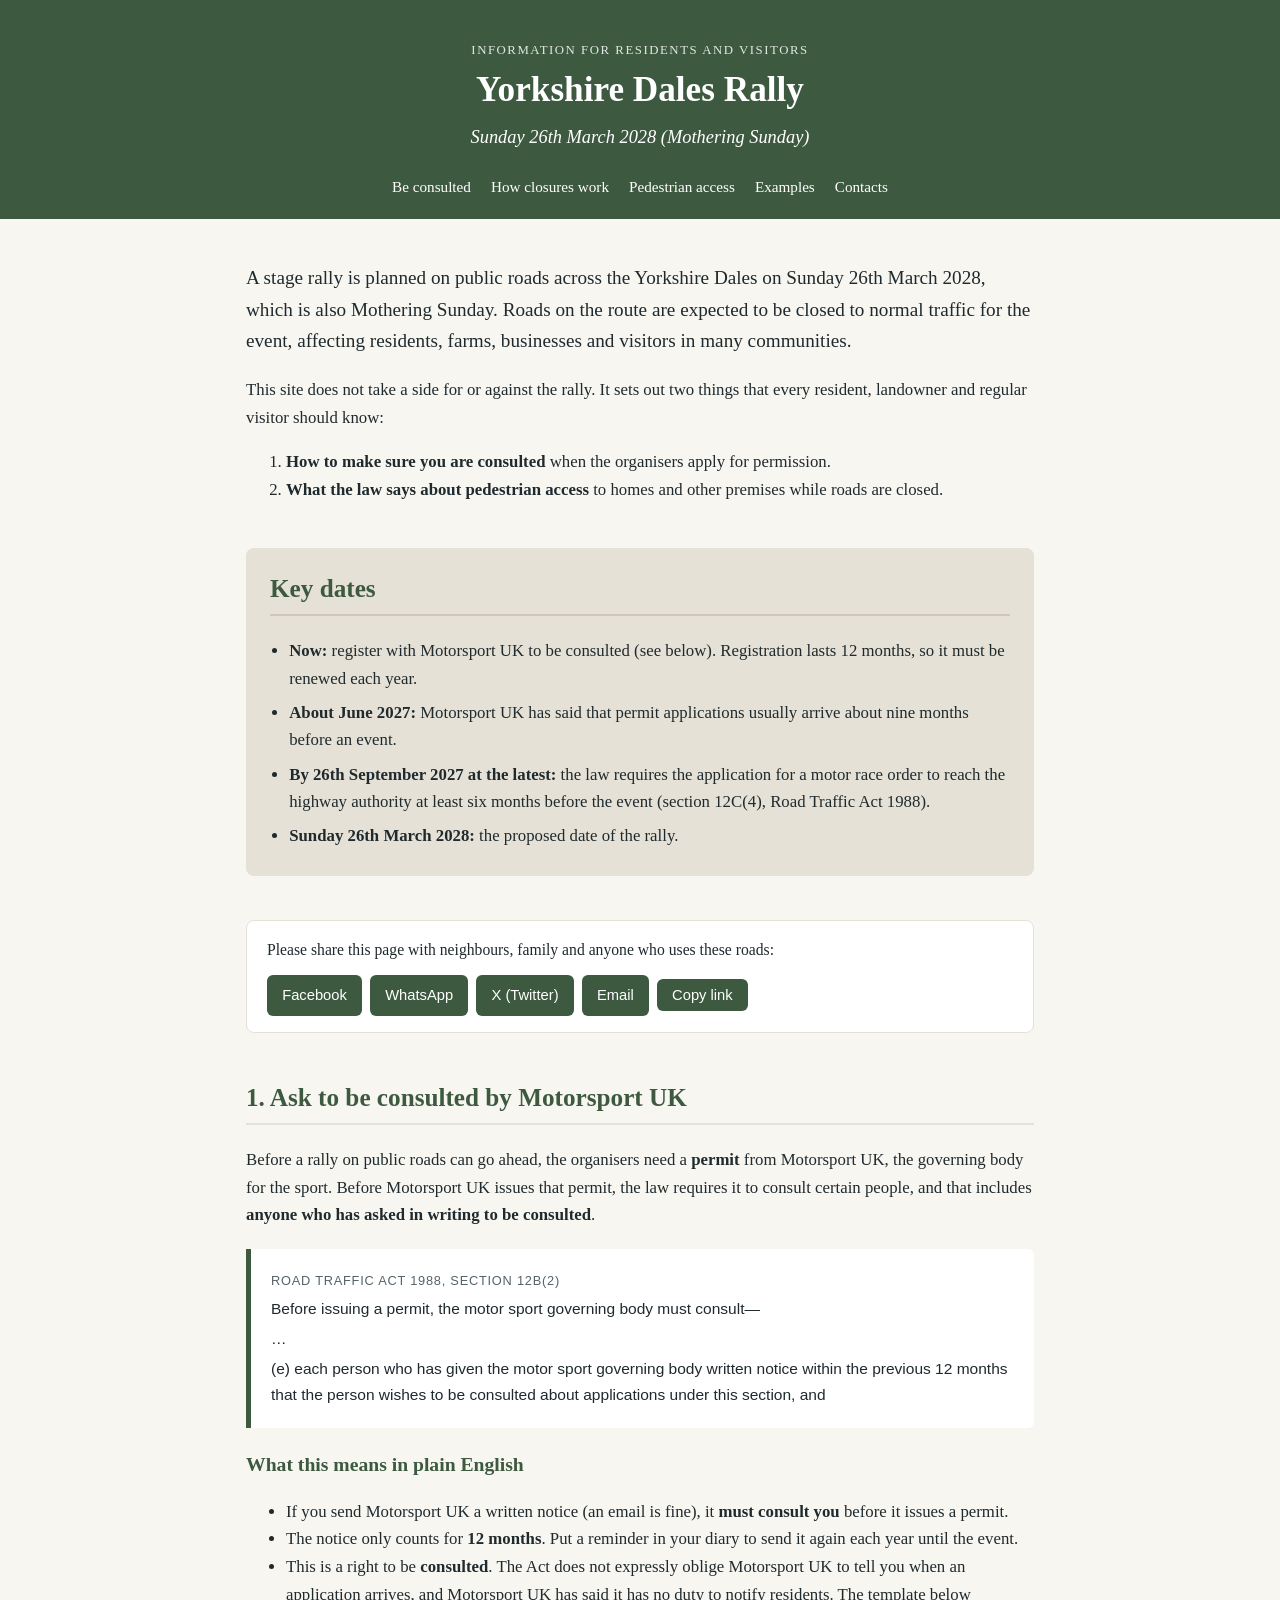
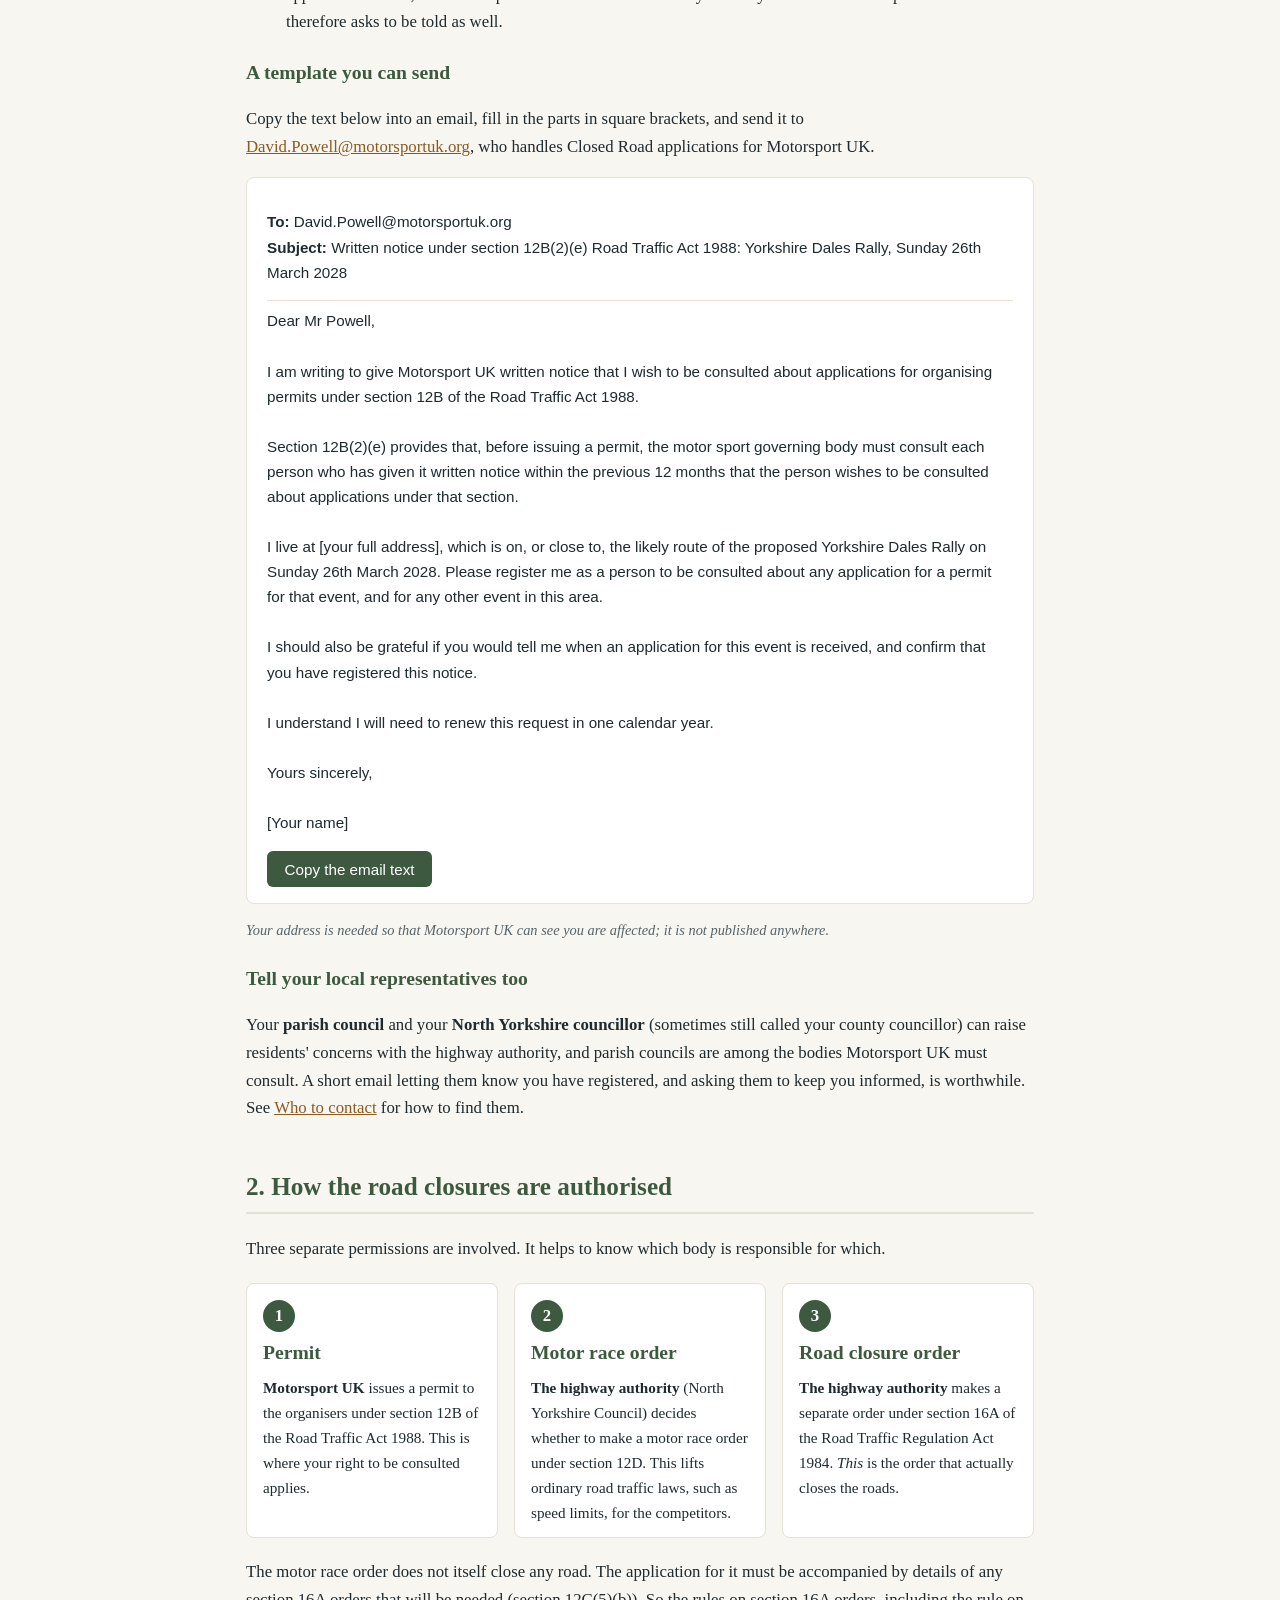
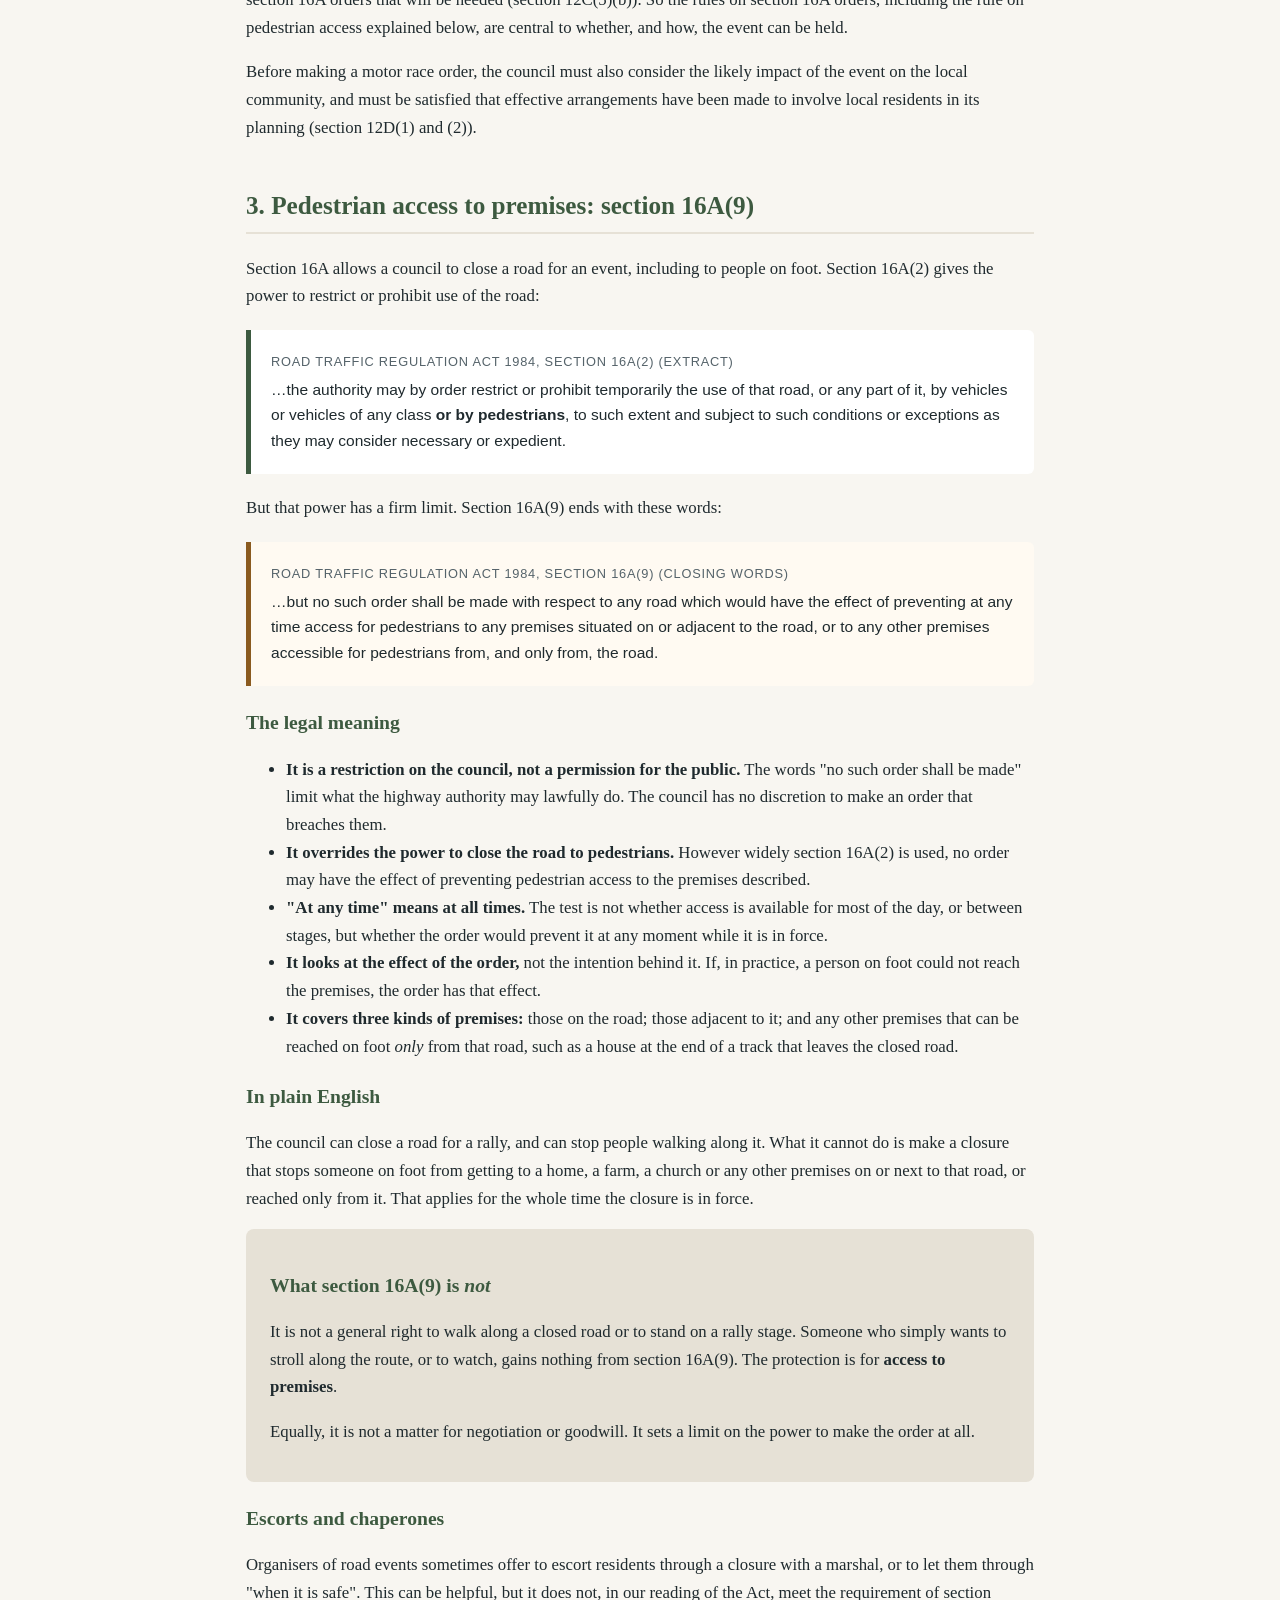
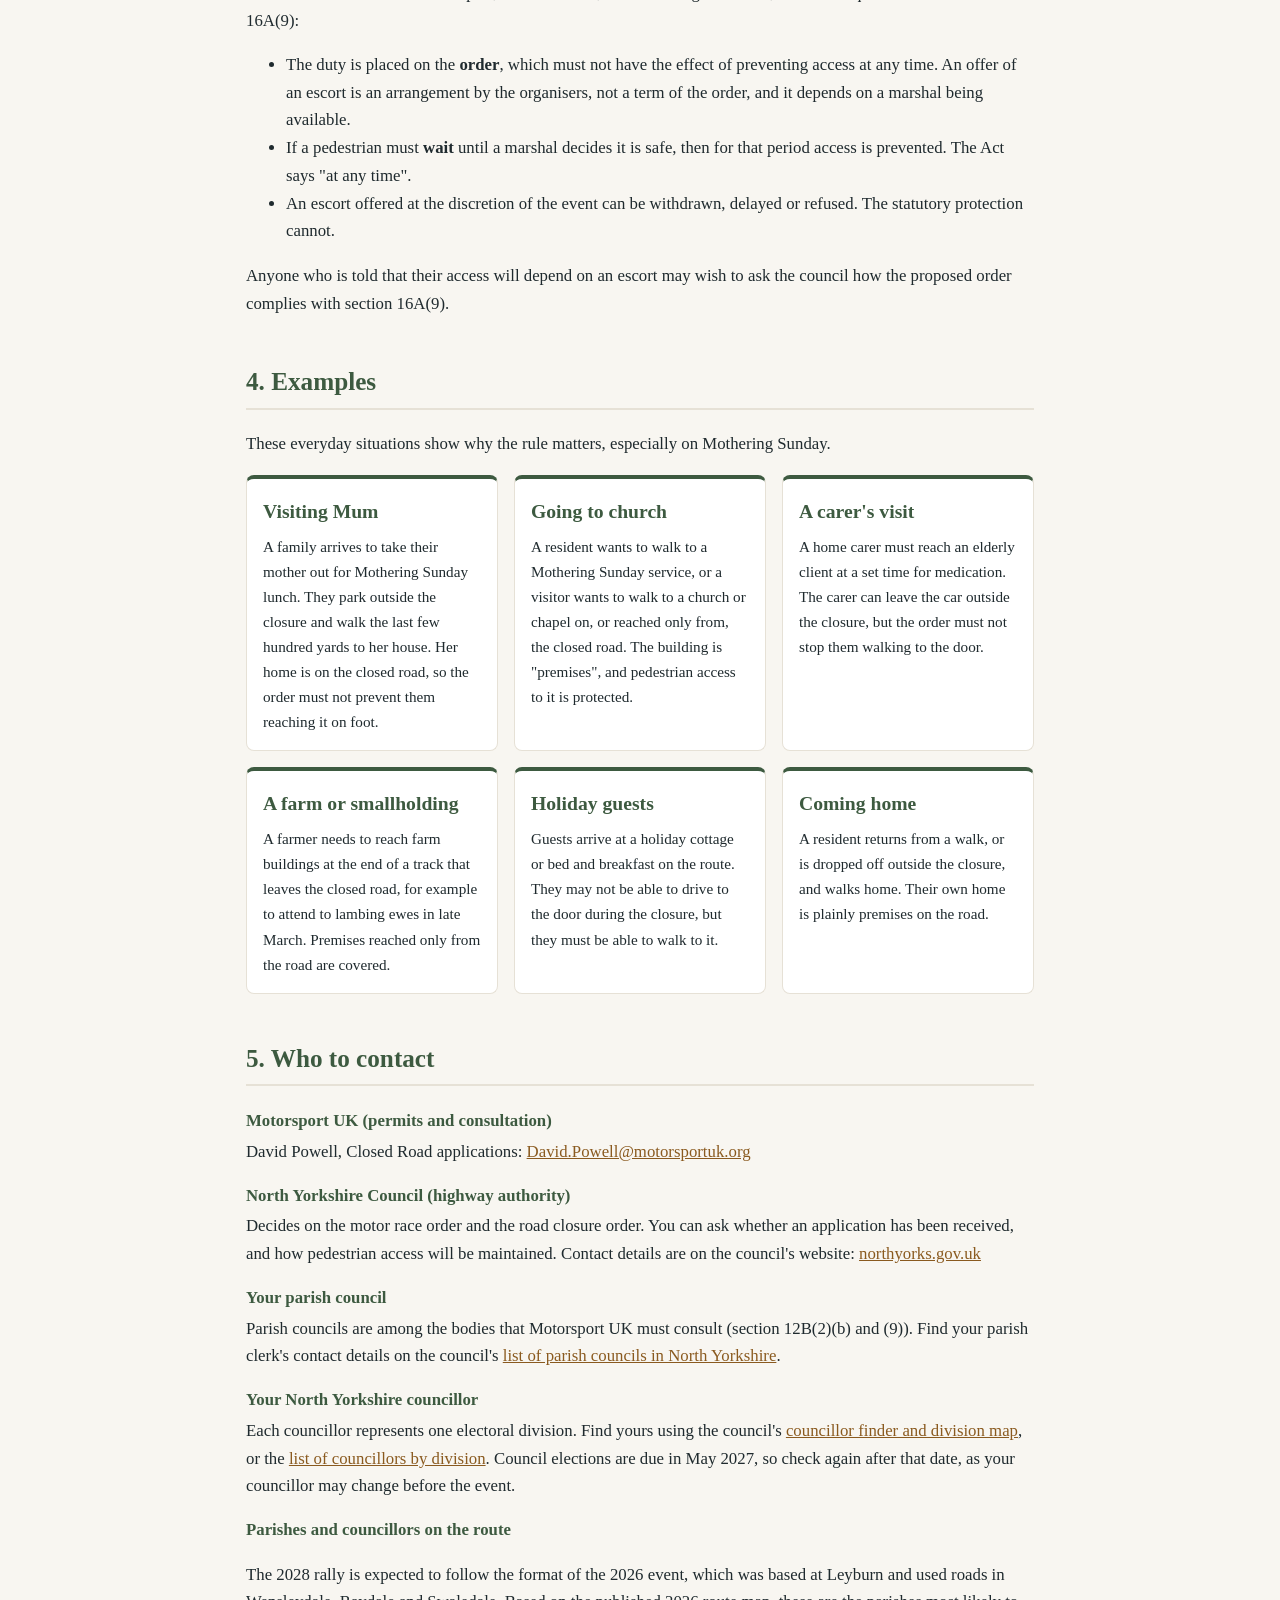
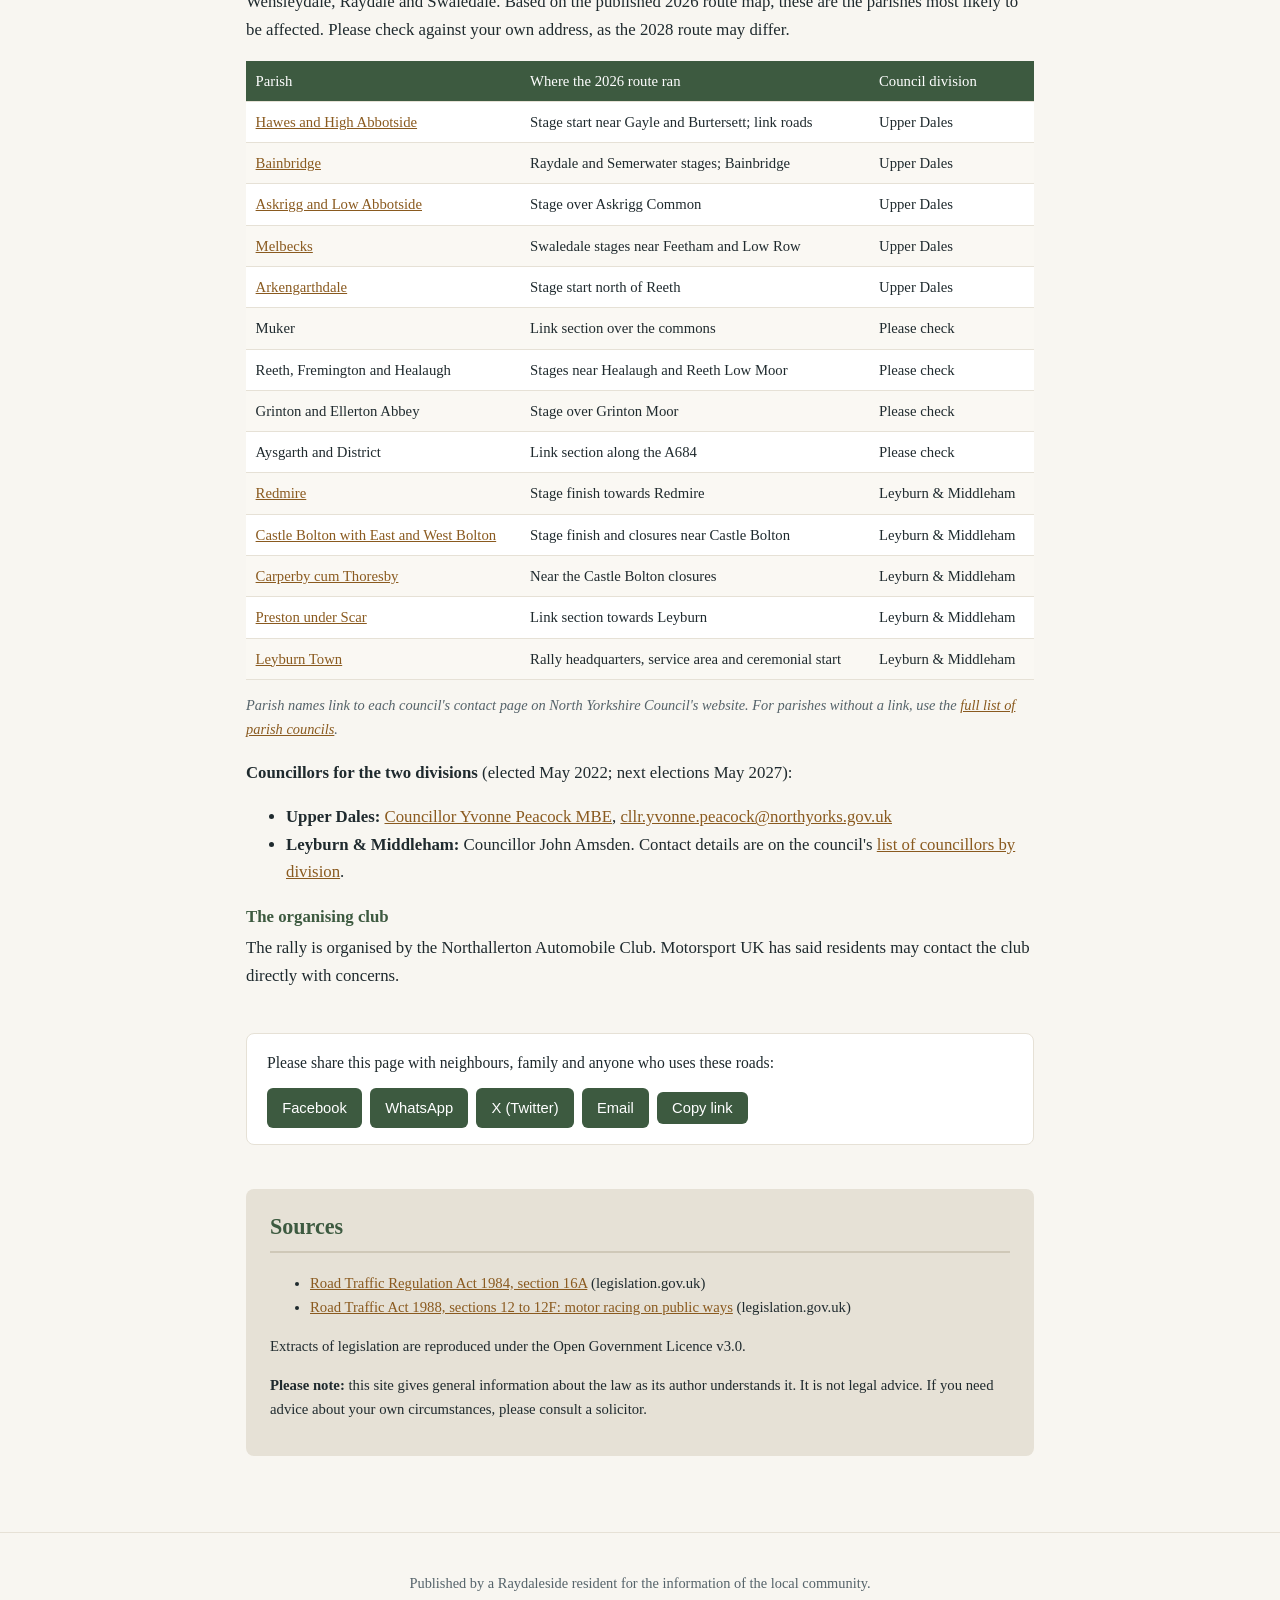
<file: index.html>
<!DOCTYPE html>
<html lang="en-GB">
<head>
  <meta charset="UTF-8">
  <meta name="viewport" content="width=device-width, initial-scale=1.0">
  <title>Yorkshire Dales Rally 2028: Information for Residents</title>
  <meta name="description" content="Information for residents and visitors about the Yorkshire Dales Rally planned for Sunday 26th March 2028: how to be consulted, and the law on pedestrian access to premises during road closures.">
  <link rel="stylesheet" href="style.css">

  <!-- ===== LINK PREVIEWS =====
       These lines control how the page looks when its link is shared on
       Facebook, WhatsApp, X, email and so on. They do not appear on the page. -->
  <link rel="canonical" href="https://dalesdiscourse.github.io/">
  <meta property="og:type" content="website">
  <meta property="og:site_name" content="Yorkshire Dales Rally 2028: Information for Residents">
  <meta property="og:title" content="Yorkshire Dales Rally, Sunday 26th March 2028: what residents need to know">
  <meta property="og:description" content="How to be consulted before the rally is approved, how the road closures are authorised, and the law on pedestrian access to homes and premises.">
  <meta property="og:url" content="https://dalesdiscourse.github.io/">
  <meta property="og:image" content="https://dalesdiscourse.github.io/preview.png">
  <meta property="og:image:width" content="1200">
  <meta property="og:image:height" content="630">
  <meta property="og:image:alt" content="Yorkshire Dales Rally, Sunday 26th March 2028: information for residents and visitors">
  <meta property="og:locale" content="en_GB">
  <meta name="twitter:card" content="summary_large_image">
  <!-- ===== END OF LINK PREVIEWS ===== -->
</head>

<body>

  <header>
    <p class="kicker">Information for residents and visitors</p>
    <h1>Yorkshire Dales Rally<br><span>Sunday 26th March 2028 (Mothering Sunday)</span></h1>
    <nav>
      <a href="#register">Be consulted</a>
      <a href="#closures">How closures work</a>
      <a href="#access">Pedestrian access</a>
      <a href="#scenarios">Examples</a>
      <a href="#contacts">Contacts</a>
    </nav>
  </header>

  <main>

    <!-- ===== INTRODUCTION ===== -->
    <section id="intro">
      <p class="lead">A stage rally is planned on public roads across the Yorkshire Dales on Sunday 26th March 2028, which is also Mothering Sunday. Roads on the route are expected to be closed to normal traffic for the event, affecting residents, farms, businesses and visitors in many communities.</p>
      <p>This site does not take a side for or against the rally. It sets out two things that every resident, landowner and regular visitor should know:</p>
      <ol>
        <li><strong>How to make sure you are consulted</strong> when the organisers apply for permission.</li>
        <li><strong>What the law says about pedestrian access</strong> to homes and other premises while roads are closed.</li>
      </ol>
    </section>

    <!-- ===== KEY DATES ===== -->
    <section id="dates" class="panel">
      <h2>Key dates</h2>
      <ul class="dates">
        <li><strong>Now:</strong> register with Motorsport UK to be consulted (see below). Registration lasts 12 months, so it must be renewed each year.</li>
        <li><strong>About June 2027:</strong> Motorsport UK has said that permit applications usually arrive about nine months before an event.</li>
        <li><strong>By 26th September 2027 at the latest:</strong> the law requires the application for a motor race order to reach the highway authority at least six months before the event (section 12C(4), Road Traffic Act 1988).</li>
        <li><strong>Sunday 26th March 2028:</strong> the proposed date of the rally.</li>
      </ul>
    </section>

    <!-- ===== SHARE BUTTONS =====
         Plain links: no tracking code from Facebook or anyone else is loaded. -->
    <section class="share" aria-label="Share this page">
      <p class="share-title">Please share this page with neighbours, family and anyone who uses these roads:</p>
      <div class="share-buttons">
        <a class="share-btn" href="https://www.facebook.com/sharer/sharer.php?u=https%3A%2F%2Fdalesdiscourse.github.io%2F" target="_blank" rel="noopener">Facebook</a>
        <a class="share-btn" href="https://wa.me/?text=Yorkshire%20Dales%20Rally%2C%20Sunday%2026th%20March%202028%3A%20what%20residents%20need%20to%20know%20https%3A%2F%2Fdalesdiscourse.github.io%2F" target="_blank" rel="noopener">WhatsApp</a>
        <a class="share-btn" href="https://twitter.com/intent/tweet?text=Yorkshire%20Dales%20Rally%2C%20Sunday%2026th%20March%202028%3A%20what%20residents%20need%20to%20know&amp;url=https%3A%2F%2Fdalesdiscourse.github.io%2F" target="_blank" rel="noopener">X (Twitter)</a>
        <a class="share-btn" href="mailto:?subject=Yorkshire%20Dales%20Rally%2C%20Sunday%2026th%20March%202028%3A%20what%20residents%20need%20to%20know&amp;body=You%20may%20find%20this%20useful%3A%20https%3A%2F%2Fdalesdiscourse.github.io%2F">Email</a>
        <button type="button" class="share-btn copy-link">Copy link</button>
        <span class="copy-link-msg" aria-live="polite"></span>
      </div>
    </section>

    <!-- ===== SECTION 1: REGISTER ===== -->
    <section id="register">
      <h2>1. Ask to be consulted by Motorsport UK</h2>

      <p>Before a rally on public roads can go ahead, the organisers need a <strong>permit</strong> from Motorsport UK, the governing body for the sport. Before Motorsport UK issues that permit, the law requires it to consult certain people, and that includes <strong>anyone who has asked in writing to be consulted</strong>.</p>

      <blockquote class="law">
        <p class="law-ref">Road Traffic Act 1988, section 12B(2)</p>
        <p>Before issuing a permit, the motor sport governing body must consult—</p>
        <p>…</p>
        <p>(e) each person who has given the motor sport governing body written notice within the previous 12 months that the person wishes to be consulted about applications under this section, and</p>
      </blockquote>

      <h3>What this means in plain English</h3>
      <ul>
        <li>If you send Motorsport UK a written notice (an email is fine), it <strong>must consult you</strong> before it issues a permit.</li>
        <li>The notice only counts for <strong>12 months</strong>. Put a reminder in your diary to send it again each year until the event.</li>
        <li>This is a right to be <strong>consulted</strong>. The Act does not expressly oblige Motorsport UK to tell you when an application arrives, and Motorsport UK has said it has no duty to notify residents. The template below therefore asks to be told as well.</li>
      </ul>

      <h3>A template you can send</h3>
      <p>Copy the text below into an email, fill in the parts in square brackets, and send it to <a href="mailto:David.Powell@motorsportuk.org">David.Powell@motorsportuk.org</a>, who handles Closed Road applications for Motorsport UK.</p>

      <div class="template">
        <p><strong>To:</strong> David.Powell@motorsportuk.org<br>
        <strong>Subject:</strong> Written notice under section 12B(2)(e) Road Traffic Act 1988: Yorkshire Dales Rally, Sunday 26th March 2028</p>
        <hr>
<pre id="template-text">Dear Mr Powell,

I am writing to give Motorsport UK written notice that I wish to be consulted about applications for organising permits under section 12B of the Road Traffic Act 1988.

Section 12B(2)(e) provides that, before issuing a permit, the motor sport governing body must consult each person who has given it written notice within the previous 12 months that the person wishes to be consulted about applications under that section.

I live at [your full address], which is on, or close to, the likely route of the proposed Yorkshire Dales Rally on Sunday 26th March 2028. Please register me as a person to be consulted about any application for a permit for that event, and for any other event in this area.

I should also be grateful if you would tell me when an application for this event is received, and confirm that you have registered this notice.

I understand I will need to renew this request in one calendar year.

Yours sincerely,

[Your name]</pre>
        <button type="button" class="copy-btn" data-target="template-text">Copy the email text</button>
        <span class="copy-msg" aria-live="polite"></span>
      </div>

      <p class="note">Your address is needed so that Motorsport UK can see you are affected; it is not published anywhere.</p>

      <h3>Tell your local representatives too</h3>
      <p>Your <strong>parish council</strong> and your <strong>North Yorkshire councillor</strong> (sometimes still called your county councillor) can raise residents' concerns with the highway authority, and parish councils are among the bodies Motorsport UK must consult. A short email letting them know you have registered, and asking them to keep you informed, is worthwhile. See <a href="#contacts">Who to contact</a> for how to find them.</p>
    </section>

    <!-- ===== SECTION 2: HOW CLOSURES WORK ===== -->
    <section id="closures">
      <h2>2. How the road closures are authorised</h2>
      <p>Three separate permissions are involved. It helps to know which body is responsible for which.</p>

      <div class="steps">
        <div class="step">
          <span class="step-num">1</span>
          <h3>Permit</h3>
          <p><strong>Motorsport UK</strong> issues a permit to the organisers under section 12B of the Road Traffic Act 1988. This is where your right to be consulted applies.</p>
        </div>
        <div class="step">
          <span class="step-num">2</span>
          <h3>Motor race order</h3>
          <p><strong>The highway authority</strong> (North Yorkshire Council) decides whether to make a motor race order under section 12D. This lifts ordinary road traffic laws, such as speed limits, for the competitors.</p>
        </div>
        <div class="step">
          <span class="step-num">3</span>
          <h3>Road closure order</h3>
          <p><strong>The highway authority</strong> makes a separate order under section 16A of the Road Traffic Regulation Act 1984. <em>This</em> is the order that actually closes the roads.</p>
        </div>
      </div>

      <p>The motor race order does not itself close any road. The application for it must be accompanied by details of any section 16A orders that will be needed (section 12C(5)(b)). So the rules on section 16A orders, including the rule on pedestrian access explained below, are central to whether, and how, the event can be held.</p>

      <p>Before making a motor race order, the council must also consider the likely impact of the event on the local community, and must be satisfied that effective arrangements have been made to involve local residents in its planning (section 12D(1) and (2)).</p>
    </section>

    <!-- ===== SECTION 3: PEDESTRIAN ACCESS ===== -->
    <section id="access">
      <h2>3. Pedestrian access to premises: section 16A(9)</h2>

      <p>Section 16A allows a council to close a road for an event, including to people on foot. Section 16A(2) gives the power to restrict or prohibit use of the road:</p>

      <blockquote class="law">
        <p class="law-ref">Road Traffic Regulation Act 1984, section 16A(2) (extract)</p>
        <p>…the authority may by order restrict or prohibit temporarily the use of that road, or any part of it, by vehicles or vehicles of any class <strong>or by pedestrians</strong>, to such extent and subject to such conditions or exceptions as they may consider necessary or expedient.</p>
      </blockquote>

      <p>But that power has a firm limit. Section 16A(9) ends with these words:</p>

      <blockquote class="law key">
        <p class="law-ref">Road Traffic Regulation Act 1984, section 16A(9) (closing words)</p>
        <p>…but no such order shall be made with respect to any road which would have the effect of preventing at any time access for pedestrians to any premises situated on or adjacent to the road, or to any other premises accessible for pedestrians from, and only from, the road.</p>
      </blockquote>

      <h3>The legal meaning</h3>
      <ul>
        <li><strong>It is a restriction on the council, not a permission for the public.</strong> The words "no such order shall be made" limit what the highway authority may lawfully do. The council has no discretion to make an order that breaches them.</li>
        <li><strong>It overrides the power to close the road to pedestrians.</strong> However widely section 16A(2) is used, no order may have the effect of preventing pedestrian access to the premises described.</li>
        <li><strong>"At any time" means at all times.</strong> The test is not whether access is available for most of the day, or between stages, but whether the order would prevent it at any moment while it is in force.</li>
        <li><strong>It looks at the effect of the order,</strong> not the intention behind it. If, in practice, a person on foot could not reach the premises, the order has that effect.</li>
        <li><strong>It covers three kinds of premises:</strong> those on the road; those adjacent to it; and any other premises that can be reached on foot <em>only</em> from that road, such as a house at the end of a track that leaves the closed road.</li>
      </ul>

      <h3>In plain English</h3>
      <p>The council can close a road for a rally, and can stop people walking along it. What it cannot do is make a closure that stops someone on foot from getting to a home, a farm, a church or any other premises on or next to that road, or reached only from it. That applies for the whole time the closure is in force.</p>

      <div class="panel">
        <h3>What section 16A(9) is <em>not</em></h3>
        <p>It is not a general right to walk along a closed road or to stand on a rally stage. Someone who simply wants to stroll along the route, or to watch, gains nothing from section 16A(9). The protection is for <strong>access to premises</strong>.</p>
        <p>Equally, it is not a matter for negotiation or goodwill. It sets a limit on the power to make the order at all.</p>
      </div>

      <h3>Escorts and chaperones</h3>
      <p>Organisers of road events sometimes offer to escort residents through a closure with a marshal, or to let them through "when it is safe". This can be helpful, but it does not, in our reading of the Act, meet the requirement of section 16A(9):</p>
      <ul>
        <li>The duty is placed on the <strong>order</strong>, which must not have the effect of preventing access at any time. An offer of an escort is an arrangement by the organisers, not a term of the order, and it depends on a marshal being available.</li>
        <li>If a pedestrian must <strong>wait</strong> until a marshal decides it is safe, then for that period access is prevented. The Act says "at any time".</li>
        <li>An escort offered at the discretion of the event can be withdrawn, delayed or refused. The statutory protection cannot.</li>
      </ul>
      <p>Anyone who is told that their access will depend on an escort may wish to ask the council how the proposed order complies with section 16A(9).</p>
    </section>

    <!-- ===== SECTION 4: SCENARIOS ===== -->
    <section id="scenarios">
      <h2>4. Examples</h2>
      <p>These everyday situations show why the rule matters, especially on Mothering Sunday.</p>

      <div class="cards">
        <article class="card">
          <h3>Visiting Mum</h3>
          <p>A family arrives to take their mother out for Mothering Sunday lunch. They park outside the closure and walk the last few hundred yards to her house. Her home is on the closed road, so the order must not prevent them reaching it on foot.</p>
        </article>
        <article class="card">
          <h3>Going to church</h3>
          <p>A resident wants to walk to a Mothering Sunday service, or a visitor wants to walk to a church or chapel on, or reached only from, the closed road. The building is "premises", and pedestrian access to it is protected.</p>
        </article>
        <article class="card">
          <h3>A carer's visit</h3>
          <p>A home carer must reach an elderly client at a set time for medication. The carer can leave the car outside the closure, but the order must not stop them walking to the door.</p>
        </article>
        <article class="card">
          <h3>A farm or smallholding</h3>
          <p>A farmer needs to reach farm buildings at the end of a track that leaves the closed road, for example to attend to lambing ewes in late March. Premises reached only from the road are covered.</p>
        </article>
        <article class="card">
          <h3>Holiday guests</h3>
          <p>Guests arrive at a holiday cottage or bed and breakfast on the route. They may not be able to drive to the door during the closure, but they must be able to walk to it.</p>
        </article>
        <article class="card">
          <h3>Coming home</h3>
          <p>A resident returns from a walk, or is dropped off outside the closure, and walks home. Their own home is plainly premises on the road.</p>
        </article>
      </div>
    </section>

    <!-- ===== SECTION 5: CONTACTS ===== -->
    <section id="contacts">
      <h2>5. Who to contact</h2>
      <dl class="contacts">
        <dt>Motorsport UK (permits and consultation)</dt>
        <dd>David Powell, Closed Road applications: <a href="mailto:David.Powell@motorsportuk.org">David.Powell@motorsportuk.org</a></dd>

        <dt>North Yorkshire Council (highway authority)</dt>
        <dd>Decides on the motor race order and the road closure order. You can ask whether an application has been received, and how pedestrian access will be maintained. Contact details are on the council's website: <a href="https://www.northyorks.gov.uk" target="_blank" rel="noopener">northyorks.gov.uk</a></dd>

        <dt>Your parish council</dt>
        <dd>Parish councils are among the bodies that Motorsport UK must consult (section 12B(2)(b) and (9)). Find your parish clerk's contact details on the council's <a href="https://edemocracy.northyorks.gov.uk/mgParishCouncilDetailsList.aspx" target="_blank" rel="noopener">list of parish councils in North Yorkshire</a>.</dd>

        <dt>Your North Yorkshire councillor</dt>
        <dd>Each councillor represents one electoral division. Find yours using the council's <a href="https://www.northyorks.gov.uk/your-council/councillors-committees-and-meetings/councillors-information" target="_blank" rel="noopener">councillor finder and division map</a>, or the <a href="https://edemocracy.northyorks.gov.uk/mgMemberIndex.aspx?FN=WARD" target="_blank" rel="noopener">list of councillors by division</a>. Council elections are due in May 2027, so check again after that date, as your councillor may change before the event.</dd>

        <dt>Parishes and councillors on the route</dt>
        <dd>
          <p>The 2028 rally is expected to follow the format of the 2026 event, which was based at Leyburn and used roads in Wensleydale, Raydale and Swaledale. Based on the published 2026 route map, these are the parishes most likely to be affected. Please check against your own address, as the 2028 route may differ.</p>

          <div class="table-wrap">
          <table class="parish-table">
            <thead>
              <tr><th>Parish</th><th>Where the 2026 route ran</th><th>Council division</th></tr>
            </thead>
            <tbody>
              <tr><td><a href="https://edemocracy.northyorks.gov.uk/mgParishCouncilDetails.aspx?ID=1809" target="_blank" rel="noopener">Hawes and High Abbotside</a></td><td>Stage start near Gayle and Burtersett; link roads</td><td>Upper Dales</td></tr>
              <tr><td><a href="https://edemocracy.northyorks.gov.uk/mgParishCouncilDetails.aspx?ID=1776" target="_blank" rel="noopener">Bainbridge</a></td><td>Raydale and Semerwater stages; Bainbridge</td><td>Upper Dales</td></tr>
              <tr><td><a href="https://edemocracy.northyorks.gov.uk/mgParishCouncilDetails.aspx?ID=1774" target="_blank" rel="noopener">Askrigg and Low Abbotside</a></td><td>Stage over Askrigg Common</td><td>Upper Dales</td></tr>
              <tr><td><a href="https://edemocracy.northyorks.gov.uk/mgParishCouncilDetails.aspx?ID=1819" target="_blank" rel="noopener">Melbecks</a></td><td>Swaledale stages near Feetham and Low Row</td><td>Upper Dales</td></tr>
              <tr><td><a href="https://edemocracy.northyorks.gov.uk/mgParishCouncilDetails.aspx?ID=1771" target="_blank" rel="noopener">Arkengarthdale</a></td><td>Stage start north of Reeth</td><td>Upper Dales</td></tr>
              <tr><td>Muker</td><td>Link section over the commons</td><td>Please check</td></tr>
              <tr><td>Reeth, Fremington and Healaugh</td><td>Stages near Healaugh and Reeth Low Moor</td><td>Please check</td></tr>
              <tr><td>Grinton and Ellerton Abbey</td><td>Stage over Grinton Moor</td><td>Please check</td></tr>
              <tr><td>Aysgarth and District</td><td>Link section along the A684</td><td>Please check</td></tr>
              <tr><td><a href="https://edemocracy.northyorks.gov.uk/mgParishCouncilDetails.aspx?ID=1833" target="_blank" rel="noopener">Redmire</a></td><td>Stage finish towards Redmire</td><td>Leyburn &amp; Middleham</td></tr>
              <tr><td><a href="https://edemocracy.northyorks.gov.uk/mgParishCouncilDetails.aspx?ID=1790" target="_blank" rel="noopener">Castle Bolton with East and West Bolton</a></td><td>Stage finish and closures near Castle Bolton</td><td>Leyburn &amp; Middleham</td></tr>
              <tr><td><a href="https://edemocracy.northyorks.gov.uk/mgParishCouncilDetails.aspx?ID=1789" target="_blank" rel="noopener">Carperby cum Thoresby</a></td><td>Near the Castle Bolton closures</td><td>Leyburn &amp; Middleham</td></tr>
              <tr><td><a href="https://edemocracy.northyorks.gov.uk/mgParishCouncilDetails.aspx?ID=1831" target="_blank" rel="noopener">Preston under Scar</a></td><td>Link section towards Leyburn</td><td>Leyburn &amp; Middleham</td></tr>
              <tr><td><a href="https://edemocracy.northyorks.gov.uk/mgParishCouncilDetails.aspx?ID=1815" target="_blank" rel="noopener">Leyburn Town</a></td><td>Rally headquarters, service area and ceremonial start</td><td>Leyburn &amp; Middleham</td></tr>
            </tbody>
          </table>
          </div>
          <p class="note">Parish names link to each council's contact page on North Yorkshire Council's website. For parishes without a link, use the <a href="https://edemocracy.northyorks.gov.uk/mgParishCouncilDetailsList.aspx" target="_blank" rel="noopener">full list of parish councils</a>.</p>

          <p><strong>Councillors for the two divisions</strong> (elected May 2022; next elections May 2027):</p>
          <ul>
            <li><strong>Upper Dales:</strong> <a href="https://edemocracy.northyorks.gov.uk/mgUserInfo.aspx?UID=185" target="_blank" rel="noopener">Councillor Yvonne Peacock MBE</a>, <a href="mailto:cllr.yvonne.peacock@northyorks.gov.uk">cllr.yvonne.peacock@northyorks.gov.uk</a></li>
            <li><strong>Leyburn &amp; Middleham:</strong> Councillor John Amsden. Contact details are on the council's <a href="https://edemocracy.northyorks.gov.uk/mgMemberIndex.aspx?FN=WARD" target="_blank" rel="noopener">list of councillors by division</a>.</li>
          </ul>
        </dd>

        <dt>The organising club</dt>
        <dd>The rally is organised by the Northallerton Automobile Club. Motorsport UK has said residents may contact the club directly with concerns.</dd>
      </dl>
    </section>

    <!-- ===== SHARE BUTTONS =====
         Plain links: no tracking code from Facebook or anyone else is loaded. -->
    <section class="share" aria-label="Share this page">
      <p class="share-title">Please share this page with neighbours, family and anyone who uses these roads:</p>
      <div class="share-buttons">
        <a class="share-btn" href="https://www.facebook.com/sharer/sharer.php?u=https%3A%2F%2Fdalesdiscourse.github.io%2F" target="_blank" rel="noopener">Facebook</a>
        <a class="share-btn" href="https://wa.me/?text=Yorkshire%20Dales%20Rally%2C%20Sunday%2026th%20March%202028%3A%20what%20residents%20need%20to%20know%20https%3A%2F%2Fdalesdiscourse.github.io%2F" target="_blank" rel="noopener">WhatsApp</a>
        <a class="share-btn" href="https://twitter.com/intent/tweet?text=Yorkshire%20Dales%20Rally%2C%20Sunday%2026th%20March%202028%3A%20what%20residents%20need%20to%20know&amp;url=https%3A%2F%2Fdalesdiscourse.github.io%2F" target="_blank" rel="noopener">X (Twitter)</a>
        <a class="share-btn" href="mailto:?subject=Yorkshire%20Dales%20Rally%2C%20Sunday%2026th%20March%202028%3A%20what%20residents%20need%20to%20know&amp;body=You%20may%20find%20this%20useful%3A%20https%3A%2F%2Fdalesdiscourse.github.io%2F">Email</a>
        <button type="button" class="share-btn copy-link">Copy link</button>
        <span class="copy-link-msg" aria-live="polite"></span>
      </div>
    </section>

    <!-- ===== SOURCES AND DISCLAIMER ===== -->
    <section id="sources" class="panel small">
      <h2>Sources</h2>
      <ul>
        <li><a href="https://www.legislation.gov.uk/ukpga/1984/27/section/16A" target="_blank" rel="noopener">Road Traffic Regulation Act 1984, section 16A</a> (legislation.gov.uk)</li>
        <li><a href="https://www.legislation.gov.uk/ukpga/1988/52/part/I/crossheading/motor-racing-and-motoring-events-on-public-ways" target="_blank" rel="noopener">Road Traffic Act 1988, sections 12 to 12F: motor racing on public ways</a> (legislation.gov.uk)</li>
      </ul>
      <p>Extracts of legislation are reproduced under the Open Government Licence v3.0.</p>
      <p><strong>Please note:</strong> this site gives general information about the law as its author understands it. It is not legal advice. If you need advice about your own circumstances, please consult a solicitor.</p>
    </section>

  </main>

  <footer>
    <p>Published by a Raydaleside resident for the information of the local community.</p>
  </footer>

  <script>
    // Copies the email template to the clipboard when the button is pressed.
    document.querySelectorAll('.copy-btn').forEach(function (btn) {
      btn.addEventListener('click', function () {
        var text = document.getElementById(btn.dataset.target).innerText;
        var msg = btn.nextElementSibling;
        try {
          navigator.clipboard.writeText(text).then(function () {
            msg.textContent = 'Copied: now paste it into a new email.';
          }, function () {
            msg.textContent = 'Please select the text and copy it by hand.';
          });
        } catch (e) {
          msg.textContent = 'Please select the text and copy it by hand.';
        }
      });
    });
    // Copies the page address when "Copy link" is pressed.
    document.querySelectorAll('.copy-link').forEach(function (btn) {
      btn.addEventListener('click', function () {
        var msg = btn.nextElementSibling;
        try {
          navigator.clipboard.writeText('https://dalesdiscourse.github.io/').then(function () {
            msg.textContent = 'Link copied.';
          }, function () {
            msg.textContent = 'The address is dalesdiscourse.github.io';
          });
        } catch (e) {
          msg.textContent = 'The address is dalesdiscourse.github.io';
        }
      });
    });
  </script>

</body>
</html>
</file>
<file: style.css>
/* ===== Colours and basic settings ===== */
:root {
  --ink: #1f2a2e;          /* main text */
  --muted: #55636a;        /* secondary text */
  --paper: #f8f6f1;        /* page background */
  --card: #ffffff;         /* boxes */
  --moss: #3d5a40;         /* Dales green, for headings and the banner */
  --stone: #e6e1d6;        /* drystone grey, for panels and borders */
  --accent: #8a5a1f;       /* bracken brown, for links */
}

* { box-sizing: border-box; }

body {
  margin: 0;
  font-family: Georgia, "Times New Roman", serif;
  font-size: 1.05rem;
  line-height: 1.65;
  color: var(--ink);
  background: var(--paper);
}

a { color: var(--accent); }

/* ===== Banner ===== */
header {
  background: var(--moss);
  color: #fff;
  text-align: center;
  padding: 2.5rem 1rem 1.25rem;
}

.kicker {
  margin: 0 0 0.5rem;
  text-transform: uppercase;
  letter-spacing: 0.12em;
  font-size: 0.8rem;
  opacity: 0.85;
}

header h1 {
  margin: 0 0 1.25rem;
  font-size: 2.2rem;
  line-height: 1.2;
}

header h1 span {
  display: inline-block;
  margin-top: 0.4rem;
  font-size: 1.15rem;
  font-weight: normal;
  font-style: italic;
}

nav {
  display: flex;
  flex-wrap: wrap;
  justify-content: center;
  gap: 0.25rem 1.25rem;
}

nav a {
  color: #fff;
  text-decoration: none;
  font-size: 0.95rem;
}

nav a:hover { text-decoration: underline; }

/* ===== Main content ===== */
main {
  max-width: 820px;
  margin: 0 auto;
  padding: 1.5rem 1rem 2rem;
}

section { margin-bottom: 2.75rem; }

h2 {
  color: var(--moss);
  border-bottom: 2px solid var(--stone);
  padding-bottom: 0.3rem;
  margin-top: 0;
}

h3 { color: var(--moss); margin-bottom: 0.4rem; }

.lead { font-size: 1.2rem; }

.note { font-size: 0.9rem; color: var(--muted); font-style: italic; }

/* Grey panels */
.panel {
  background: var(--stone);
  border-radius: 8px;
  padding: 1.25rem 1.5rem;
}

.panel h2 { border-bottom-color: #cfc8b8; }

.small { font-size: 0.92rem; }

.dates { padding-left: 1.2rem; margin: 0; }
.dates li { margin-bottom: 0.4rem; }

/* ===== Quoted legislation ===== */
blockquote.law {
  margin: 1.25rem 0;
  padding: 1rem 1.25rem;
  background: var(--card);
  border-left: 5px solid var(--moss);
  border-radius: 0 6px 6px 0;
  font-family: "Segoe UI", Arial, sans-serif;
  font-size: 0.97rem;
}

blockquote.law p { margin: 0.3rem 0; }

blockquote.key { border-left-color: var(--accent); background: #fffaf2; }

.law-ref {
  font-size: 0.8rem;
  text-transform: uppercase;
  letter-spacing: 0.06em;
  color: var(--muted);
}

/* ===== Email template ===== */
.template {
  background: var(--card);
  border: 1px solid var(--stone);
  border-radius: 8px;
  padding: 1rem 1.25rem;
  font-family: "Segoe UI", Arial, sans-serif;
  font-size: 0.95rem;
}

.template hr { border: 0; border-top: 1px solid var(--stone); }

.template pre {
  white-space: pre-wrap;      /* lets long lines wrap instead of running off the edge */
  font-family: inherit;
  margin: 0 0 1rem;
}

.copy-btn {
  background: var(--moss);
  color: #fff;
  border: 0;
  border-radius: 6px;
  padding: 0.6rem 1.1rem;
  font-size: 0.95rem;
  cursor: pointer;
}

.copy-btn:hover { opacity: 0.9; }

.copy-msg { margin-left: 0.75rem; color: var(--moss); font-size: 0.9rem; }

/* ===== The three steps ===== */
.steps {
  display: grid;
  grid-template-columns: repeat(auto-fit, minmax(220px, 1fr));
  gap: 1rem;
  margin: 1.25rem 0;
}

.step {
  position: relative;
  background: var(--card);
  border: 1px solid var(--stone);
  border-radius: 8px;
  padding: 1rem 1rem 0.75rem;
}

.step h3 { margin-top: 0.25rem; }
.step p { margin: 0; font-size: 0.95rem; }

.step-num {
  display: inline-block;
  width: 2rem;
  height: 2rem;
  line-height: 2rem;
  text-align: center;
  border-radius: 50%;
  background: var(--moss);
  color: #fff;
  font-weight: bold;
}

/* ===== Example cards ===== */
.cards {
  display: grid;
  grid-template-columns: repeat(auto-fit, minmax(240px, 1fr));
  gap: 1rem;
}

.card {
  background: var(--card);
  border: 1px solid var(--stone);
  border-top: 4px solid var(--moss);
  border-radius: 8px;
  padding: 0.75rem 1rem 1rem;
}

.card h3 { margin-top: 0.25rem; }
.card p { margin: 0; font-size: 0.95rem; }

/* ===== Contacts ===== */
.contacts dt { font-weight: bold; color: var(--moss); margin-top: 1rem; }
.contacts dd { margin: 0.2rem 0 0; }

/* ===== Parish table ===== */
.table-wrap { overflow-x: auto; margin: 1rem 0 0.5rem; }  /* lets the table scroll sideways on phones */

.parish-table {
  width: 100%;
  border-collapse: collapse;
  font-size: 0.92rem;
  background: var(--card);
}

.parish-table th,
.parish-table td {
  text-align: left;
  padding: 0.5rem 0.6rem;
  border-bottom: 1px solid var(--stone);
  vertical-align: top;
}

.parish-table th { background: var(--moss); color: #fff; font-weight: normal; }

.parish-table tbody tr:nth-child(even) { background: #faf8f3; }  /* light stripes for readability */

/* ===== Share buttons ===== */
.share {
  background: var(--card);
  border: 1px solid var(--stone);
  border-radius: 8px;
  padding: 1rem 1.25rem;
}

.share-title { margin: 0 0 0.75rem; font-size: 0.98rem; }

.share-buttons {
  display: flex;
  flex-wrap: wrap;                 /* buttons move onto a new line on narrow phones */
  gap: 0.5rem;
  align-items: center;
}

.share-btn {
  display: inline-block;
  background: var(--moss);
  color: #fff;
  text-decoration: none;
  border: 0;
  border-radius: 6px;
  padding: 0.5rem 0.95rem;
  font-family: "Segoe UI", Arial, sans-serif;
  font-size: 0.92rem;
  cursor: pointer;
}

.share-btn:hover { opacity: 0.88; }

.copy-link-msg { color: var(--moss); font-size: 0.9rem; }

/* ===== Footer ===== */
footer {
  text-align: center;
  color: var(--muted);
  font-size: 0.9rem;
  padding: 1.5rem 1rem 2rem;
  border-top: 1px solid var(--stone);
}

/* ===== Phones ===== */
@media (max-width: 600px) {
  header h1 { font-size: 1.7rem; }
  .panel { padding: 1rem; }
}
</file>
